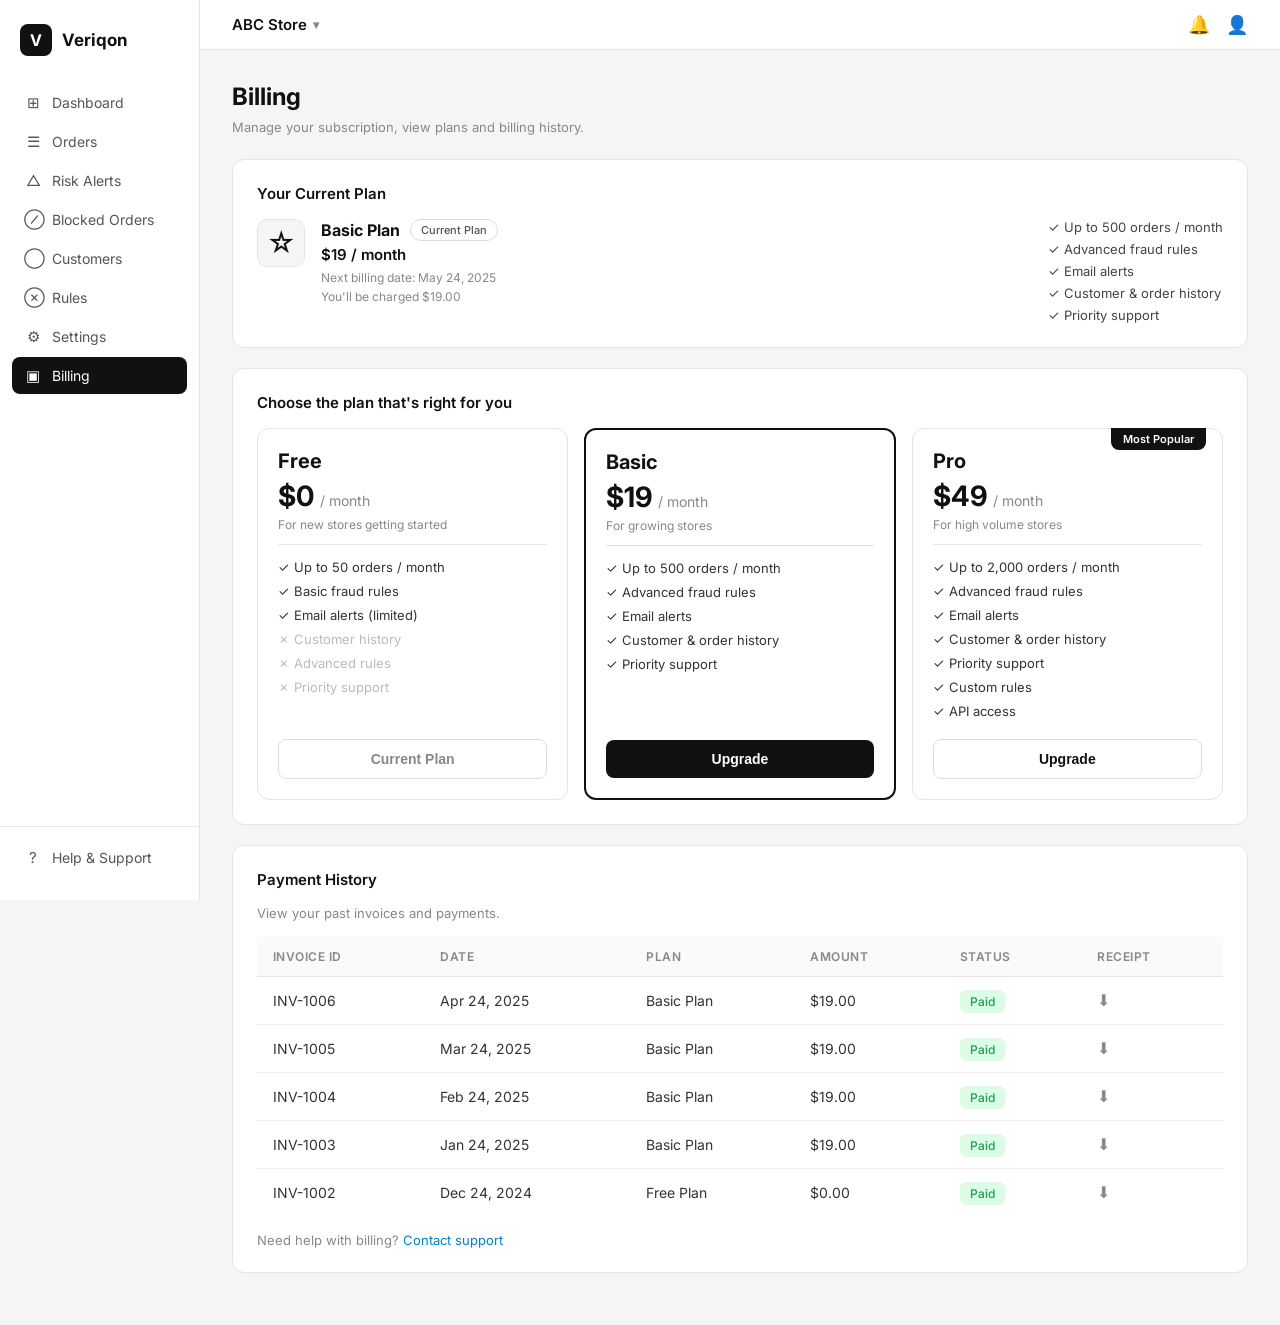
<file: billing.html>
<!DOCTYPE html>
<html lang="en">
<head>
  <meta charset="UTF-8" />
  <meta name="viewport" content="width=device-width, initial-scale=1.0"/>
  <title>Veriqon – Billing</title>
  <link rel="preconnect" href="https://fonts.googleapis.com">
  <link href="https://fonts.googleapis.com/css2?family=Inter:wght@400;500;600;700&display=swap" rel="stylesheet">
  <link rel="stylesheet" href="css/style.css" />
  <link rel="stylesheet" href="css/billing.css" />
</head>
<body>

  <aside class="sidebar">
    <div class="logo">
      <div class="logo-icon">V</div>
      <span>Veriqon</span>
    </div>
    <nav>
      <a href="index.html" class="nav-item"><span class="nav-icon">⊞</span> Dashboard</a>
      <a href="#" class="nav-item"><span class="nav-icon">☰</span> Orders</a>
      <a href="#" class="nav-item"><span class="nav-icon">△</span> Risk Alerts</a>
      <a href="#" class="nav-item"><span class="nav-icon">⊘</span> Blocked Orders</a>
      <a href="#" class="nav-item"><span class="nav-icon">◯</span> Customers</a>
      <a href="#" class="nav-item"><span class="nav-icon">⊗</span> Rules</a>
      <a href="settings.html" class="nav-item"><span class="nav-icon">⚙</span> Settings</a>
      <a href="billing.html" class="nav-item active"><span class="nav-icon">▣</span> Billing</a>
    </nav>
    <div class="sidebar-bottom">
      <a href="#" class="nav-item"><span class="nav-icon">?</span> Help & Support</a>
    </div>
  </aside>

  <div class="main">
    <header class="topbar">
      <div class="store-selector"><span>ABC Store</span><span class="chevron">▾</span></div>
      <div class="topbar-right">
        <span class="notif-icon">🔔</span>
        <span class="notif-icon">👤</span>
      </div>
    </header>

    <div class="content">
      <h1 class="page-title">Billing</h1>
      <p class="page-sub">Manage your subscription, view plans and billing history.</p>

      <!-- CURRENT PLAN -->
      <div class="section-box">
        <h2 class="section-title">Your Current Plan</h2>
        <div class="current-plan-row">
          <div class="current-plan-left">
            <div class="plan-star">☆</div>
            <div>
              <div class="current-plan-name">Basic Plan <span class="current-badge">Current Plan</span></div>
              <div class="current-plan-price">$19 / month</div>
              <div class="current-plan-meta">Next billing date: May 24, 2025</div>
              <div class="current-plan-meta">You'll be charged $19.00</div>
            </div>
          </div>
          <div class="current-plan-features">
            <div class="cf-item">✓ Up to 500 orders / month</div>
            <div class="cf-item">✓ Advanced fraud rules</div>
            <div class="cf-item">✓ Email alerts</div>
            <div class="cf-item">✓ Customer & order history</div>
            <div class="cf-item">✓ Priority support</div>
          </div>
        </div>
      </div>

      <!-- PLANS -->
      <div class="section-box">
        <h2 class="section-title">Choose the plan that's right for you</h2>
        <div class="plans-grid">

          <!-- FREE -->
          <div class="plan-card">
            <div class="plan-name">Free</div>
            <div class="plan-price">$0 <span class="plan-per">/ month</span></div>
            <div class="plan-tagline">For new stores getting started</div>
            <div class="plan-divider"></div>
            <div class="plan-features">
              <div class="pf-item yes">✓ Up to 50 orders / month</div>
              <div class="pf-item yes">✓ Basic fraud rules</div>
              <div class="pf-item yes">✓ Email alerts (limited)</div>
              <div class="pf-item no">✗ Customer history</div>
              <div class="pf-item no">✗ Advanced rules</div>
              <div class="pf-item no">✗ Priority support</div>
            </div>
            <button class="plan-btn current">Current Plan</button>
          </div>

          <!-- BASIC -->
          <div class="plan-card active">
            <div class="plan-name">Basic</div>
            <div class="plan-price">$19 <span class="plan-per">/ month</span></div>
            <div class="plan-tagline">For growing stores</div>
            <div class="plan-divider"></div>
            <div class="plan-features">
              <div class="pf-item yes">✓ Up to 500 orders / month</div>
              <div class="pf-item yes">✓ Advanced fraud rules</div>
              <div class="pf-item yes">✓ Email alerts</div>
              <div class="pf-item yes">✓ Customer & order history</div>
              <div class="pf-item yes">✓ Priority support</div>
            </div>
            <button class="plan-btn upgrade-active">Upgrade</button>
          </div>

          <!-- PRO -->
          <div class="plan-card">
            <div class="plan-badge">Most Popular</div>
            <div class="plan-name">Pro</div>
            <div class="plan-price">$49 <span class="plan-per">/ month</span></div>
            <div class="plan-tagline">For high volume stores</div>
            <div class="plan-divider"></div>
            <div class="plan-features">
              <div class="pf-item yes">✓ Up to 2,000 orders / month</div>
              <div class="pf-item yes">✓ Advanced fraud rules</div>
              <div class="pf-item yes">✓ Email alerts</div>
              <div class="pf-item yes">✓ Customer & order history</div>
              <div class="pf-item yes">✓ Priority support</div>
              <div class="pf-item yes">✓ Custom rules</div>
              <div class="pf-item yes">✓ API access</div>
            </div>
            <button class="plan-btn upgrade">Upgrade</button>
          </div>

        </div>
      </div>

      <!-- PAYMENT HISTORY -->
      <div class="section-box">
        <h2 class="section-title">Payment History</h2>
        <p class="section-desc" style="margin-bottom:16px">View your past invoices and payments.</p>
        <table>
          <thead>
            <tr>
              <th>Invoice ID</th>
              <th>Date</th>
              <th>Plan</th>
              <th>Amount</th>
              <th>Status</th>
              <th>Receipt</th>
            </tr>
          </thead>
          <tbody>
            <tr>
              <td>INV-1006</td><td>Apr 24, 2025</td><td>Basic Plan</td><td>$19.00</td>
              <td><span class="paid-badge">Paid</span></td>
              <td><button class="dl-btn">⬇</button></td>
            </tr>
            <tr>
              <td>INV-1005</td><td>Mar 24, 2025</td><td>Basic Plan</td><td>$19.00</td>
              <td><span class="paid-badge">Paid</span></td>
              <td><button class="dl-btn">⬇</button></td>
            </tr>
            <tr>
              <td>INV-1004</td><td>Feb 24, 2025</td><td>Basic Plan</td><td>$19.00</td>
              <td><span class="paid-badge">Paid</span></td>
              <td><button class="dl-btn">⬇</button></td>
            </tr>
            <tr>
              <td>INV-1003</td><td>Jan 24, 2025</td><td>Basic Plan</td><td>$19.00</td>
              <td><span class="paid-badge">Paid</span></td>
              <td><button class="dl-btn">⬇</button></td>
            </tr>
            <tr>
              <td>INV-1002</td><td>Dec 24, 2024</td><td>Free Plan</td><td>$0.00</td>
              <td><span class="paid-badge">Paid</span></td>
              <td><button class="dl-btn">⬇</button></td>
            </tr>
          </tbody>
        </table>
        <p class="help-text">Need help with billing? <a href="#" class="help-link">Contact support</a></p>
      </div>

    </div>
  </div>
</body>
</html>
</file>
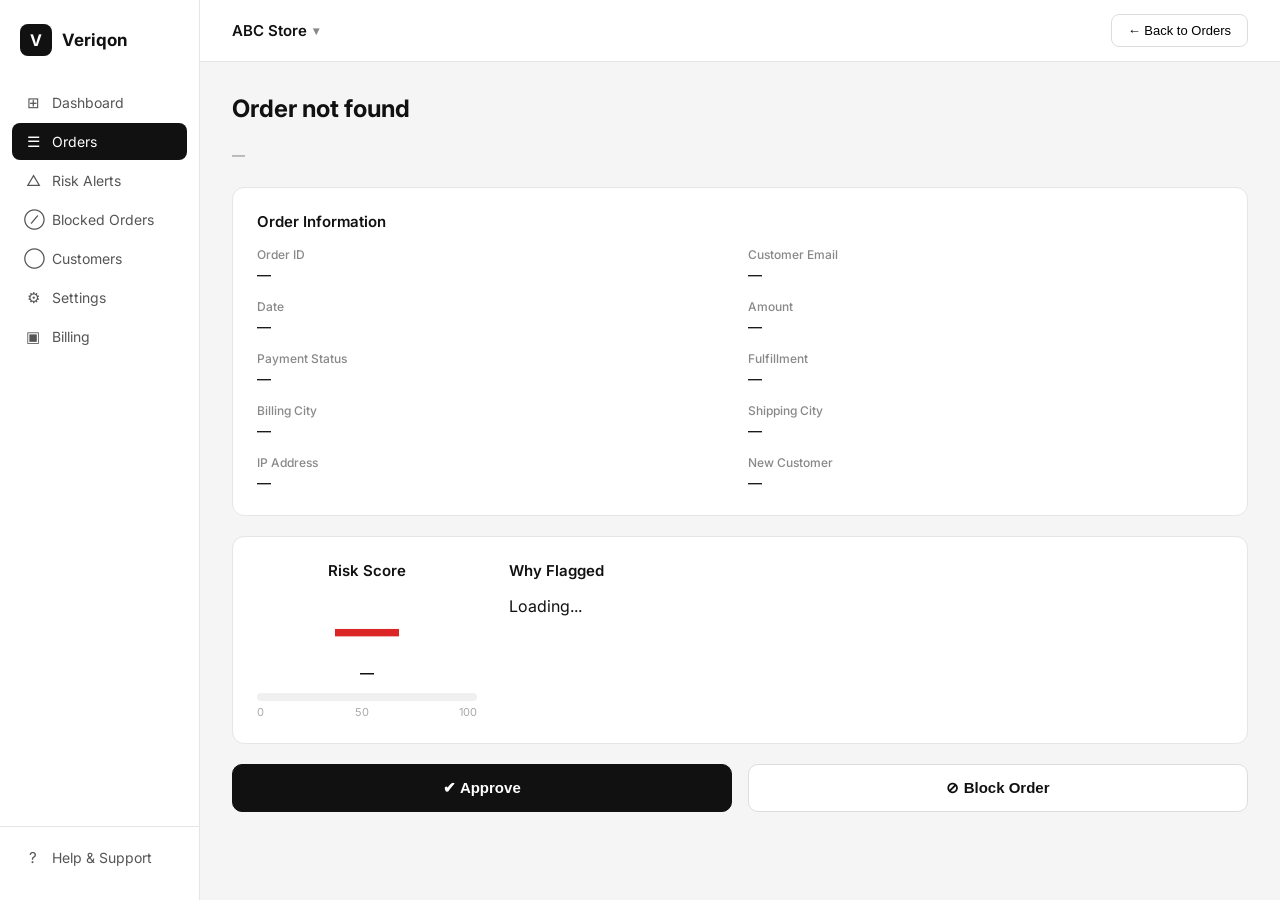
<file: order-detail.html>
<!DOCTYPE html>
<html lang="en">
<head>
  <meta charset="UTF-8" />
  <meta name="viewport" content="width=device-width, initial-scale=1.0"/>
  <title>Veriqon – Order Detail</title>
  <link rel="preconnect" href="https://fonts.googleapis.com">
  <link href="https://fonts.googleapis.com/css2?family=Inter:wght@400;500;600;700&display=swap" rel="stylesheet">
  <link rel="stylesheet" href="css/style.css" />
  <link rel="stylesheet" href="css/order-detail.css" />
</head>
<body>

  <aside class="sidebar">
    <div class="logo">
      <div class="logo-icon">V</div>
      <span>Veriqon</span>
    </div>
    <nav>
      <a href="index.html" class="nav-item"><span class="nav-icon">⊞</span> Dashboard</a>
      <a href="orders.html" class="nav-item active"><span class="nav-icon">☰</span> Orders</a>
      <a href="risk-alerts.html" class="nav-item"><span class="nav-icon">△</span> Risk Alerts</a>
      <a href="blocked-orders.html" class="nav-item"><span class="nav-icon">⊘</span> Blocked Orders</a>
      <a href="customers.html" class="nav-item"><span class="nav-icon">◯</span> Customers</a>
      <a href="settings.html" class="nav-item"><span class="nav-icon">⚙</span> Settings</a>
      <a href="billing.html" class="nav-item"><span class="nav-icon">▣</span> Billing</a>
    </nav>
    <div class="sidebar-bottom">
      <a href="#" class="nav-item"><span class="nav-icon">?</span> Help & Support</a>
    </div>
  </aside>

  <div class="main">
    <header class="topbar">
      <div class="store-selector"><span>ABC Store</span><span class="chevron">▾</span></div>
      <button class="btn-outline" onclick="location.href='orders.html'">← Back to Orders</button>
    </header>

    <div class="content">

      <div class="detail-title-row">
        <h1 class="page-title" id="order-title">Loading... &nbsp;<span id="order-status-badge"></span></h1>
        <p class="order-meta" id="order-meta">—</p>
      </div>

      <!-- ORDER INFO -->
      <div class="section-box">
        <h2 class="section-title">Order Information</h2>
        <div class="info-grid">
          <div class="info-item"><span class="info-label">Order ID</span><span class="info-value" id="d-order-id">—</span></div>
          <div class="info-item"><span class="info-label">Customer Email</span><span class="info-value" id="d-email">—</span></div>
          <div class="info-item"><span class="info-label">Date</span><span class="info-value" id="d-date">—</span></div>
          <div class="info-item"><span class="info-label">Amount</span><span class="info-value" id="d-amount">—</span></div>
          <div class="info-item"><span class="info-label">Payment Status</span><span class="info-value" id="d-payment">—</span></div>
          <div class="info-item"><span class="info-label">Fulfillment</span><span class="info-value" id="d-fulfillment">—</span></div>
          <div class="info-item"><span class="info-label">Billing City</span><span class="info-value" id="d-billing">—</span></div>
          <div class="info-item"><span class="info-label">Shipping City</span><span class="info-value" id="d-shipping">—</span></div>
          <div class="info-item"><span class="info-label">IP Address</span><span class="info-value" id="d-ip">—</span></div>
          <div class="info-item"><span class="info-label">New Customer</span><span class="info-value" id="d-new-customer">—</span></div>
        </div>
      </div>

      <!-- RISK SCORE -->
      <div class="section-box risk-row">
        <div class="risk-left">
          <p class="section-title">Risk Score</p>
          <div class="score-number" id="d-risk-score">—</div>
          <div class="score-label-text" id="d-risk-level">—</div>
          <div class="score-bar"><div class="score-fill" id="d-score-fill" style="width:0%"></div></div>
          <div class="score-range"><span>0</span><span>50</span><span>100</span></div>
        </div>
        <div class="risk-right">
          <p class="section-title">Why Flagged</p>
          <ul class="flag-list" id="d-flags">
            <li>Loading...</li>
          </ul>
        </div>
      </div>

      <!-- ACTION BUTTONS -->
      <div class="action-buttons">
        <button class="btn-approve" id="btn-approve" onclick="approveOrder()">✔ Approve</button>
        <button class="btn-hold" id="btn-block" onclick="blockOrder()">⊘ Block Order</button>
      </div>

    </div>
  </div>

  <script>
    const API = 'https://veriqon-backend.onrender.com';
    const SHOP = 'nbtsd.myshopify.com';

    const urlParams = new URLSearchParams(window.location.search);
    const orderId = urlParams.get('id');

    const flagLabels = {
  'billing_shipping_mismatch': '⚠ Billing & shipping address mismatch',
  'high_value_order': '⚠ High value order',
  'new_customer': 'ℹ New customer account',
  'new_customer_high_value': '⚠ New customer placing high value order',
  'no_phone_number': '⚠ No phone number provided',
  'disposable_email': '⚠ Disposable/temporary email used',
  'bulk_quantity_order': '⚠ Unusually large quantity ordered',
  'missing_billing_address': '⚠ Billing address missing',
  'high_risk_country': '⚠ Shipping to high-risk country',
  'high_value_cod': '⚠ High value Cash on Delivery order'
};

    async function loadOrder() {
      if (!orderId) {
        document.getElementById('order-title').textContent = 'Order not found';
        return;
      }

      try {
        const res = await fetch(`${API}/api/orders/${orderId}?shop=${SHOP}`);
        const order = await res.json();

        // Title
        document.getElementById('order-title').innerHTML =
          `Order #${order.order_number} &nbsp;<span class="status ${order.risk_level === 'high' ? 'flagged' : order.risk_level === 'medium' ? 'review' : 'safe'}">${order.risk_level === 'high' ? 'Flagged' : order.risk_level === 'medium' ? 'Review' : 'Safe'}</span>`;

        document.getElementById('order-meta').textContent =
          new Date(order.created_at).toLocaleString('en-IN');

        // Info
        document.getElementById('d-order-id').textContent = `#${order.order_number}`;
        document.getElementById('d-email').textContent = order.customer_email || '—';
        document.getElementById('d-date').textContent = new Date(order.created_at).toLocaleDateString('en-IN');
        document.getElementById('d-amount').textContent = `₹${Number(order.total_price).toLocaleString('en-IN')}`;
        document.getElementById('d-payment').textContent = order.financial_status || '—';
        document.getElementById('d-fulfillment').textContent = order.fulfillment_status || 'Unfulfilled';
        document.getElementById('d-billing').textContent = `${order.billing_city || '—'}, ${order.billing_country || ''}`;
        document.getElementById('d-shipping').textContent = `${order.shipping_city || '—'}, ${order.shipping_country || ''}`;
        document.getElementById('d-ip').textContent = order.browser_ip || '—';
        document.getElementById('d-new-customer').textContent = order.is_new_customer ? 'Yes' : 'No';

        // Risk
        document.getElementById('d-risk-score').textContent = order.risk_score;
        document.getElementById('d-risk-level').textContent =
          order.risk_level === 'high' ? '🔴 High Risk' :
          order.risk_level === 'medium' ? '🟡 Medium Risk' : '🟢 Low Risk';
        document.getElementById('d-risk-level').className =
          `score-label-text ${order.risk_level}`;
        document.getElementById('d-score-fill').style.width = `${order.risk_score}%`;

        // Flags
        const flagList = document.getElementById('d-flags');
        if (order.flags && order.flags.length > 0) {
          flagList.innerHTML = order.flags.map(f =>
            `<li class="flag-item warn">${flagLabels[f] || f}</li>`
          ).join('');
        } else {
          flagList.innerHTML = '<li class="flag-item">No flags detected</li>';
        }

        // Block button
        if (order.is_blocked) {
          document.getElementById('btn-block').textContent = '✅ Unblock Order';
          document.getElementById('btn-block').onclick = unblockOrder;
        }

      } catch (err) {
        console.error('Error loading order:', err);
      }
    }

    async function blockOrder() {
      try {
        await fetch(`${API}/api/orders/${orderId}/block`, {
          method: 'POST',
          headers: { 'Content-Type': 'application/json' }
        });
        alert('Order blocked!');
        loadOrder();
      } catch (err) {
        alert('Error blocking order');
      }
    }

    async function unblockOrder() {
      try {
        await fetch(`${API}/api/orders/${orderId}/unblock`, {
          method: 'POST',
          headers: { 'Content-Type': 'application/json' }
        });
        alert('Order unblocked!');
        loadOrder();
      } catch (err) {
        alert('Error unblocking order');
      }
    }

    async function approveOrder() {
      alert('Order approved!');
    }

    loadOrder();
  </script>

</body>
</html>
</file>
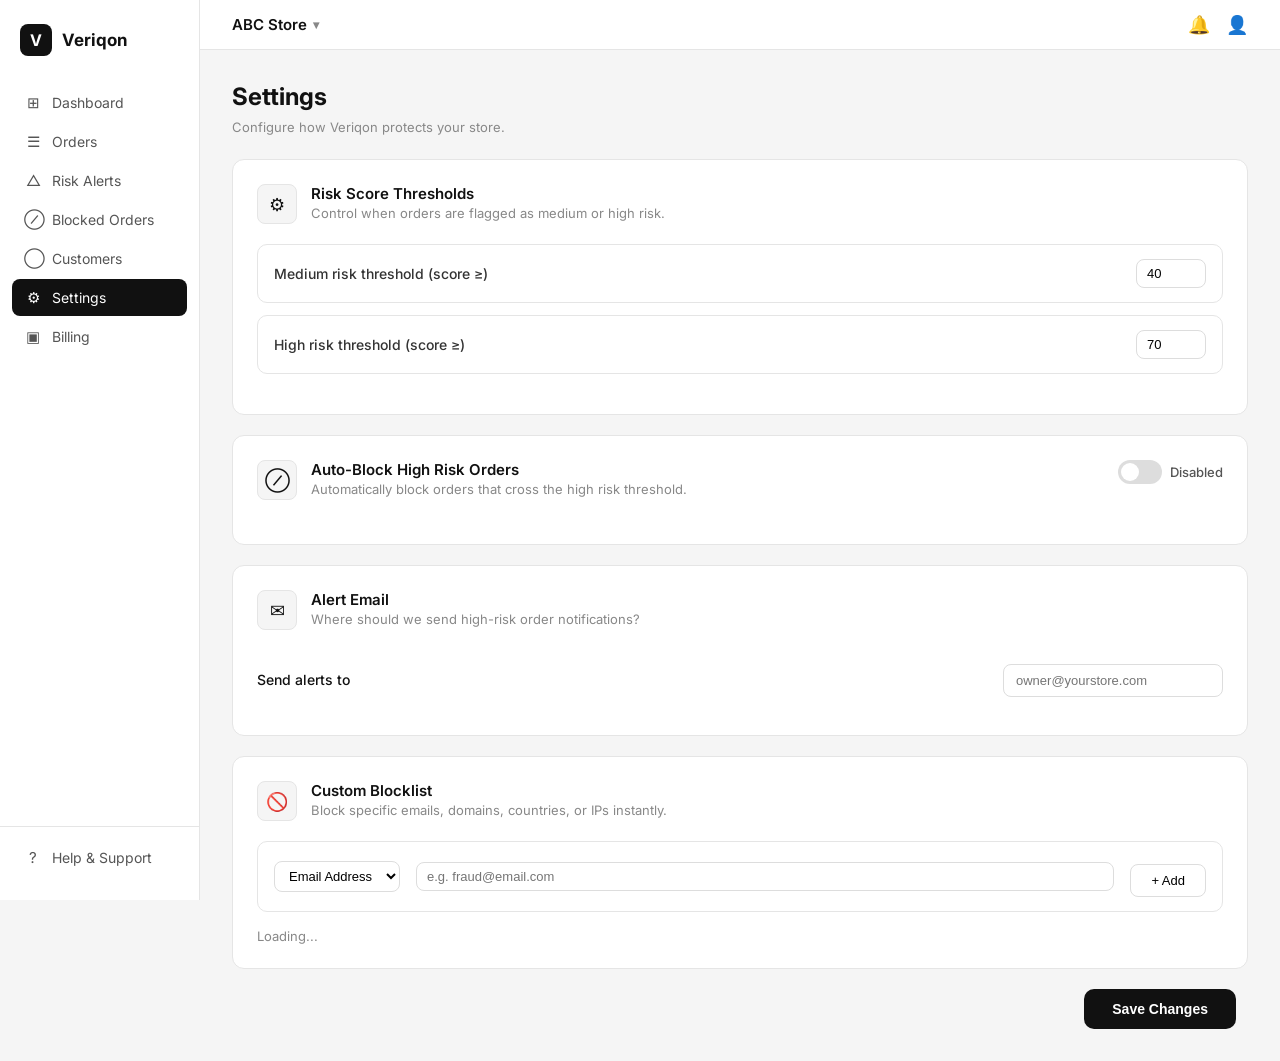
<file: settings.html>
<!DOCTYPE html>
<html lang="en">
<head>
  <meta charset="UTF-8" />
  <meta name="viewport" content="width=device-width, initial-scale=1.0"/>
  <title>Veriqon – Settings</title>
  <link rel="preconnect" href="https://fonts.googleapis.com">
  <link href="https://fonts.googleapis.com/css2?family=Inter:wght@400;500;600;700&display=swap" rel="stylesheet">
  <link rel="stylesheet" href="css/style.css" />
  <link rel="stylesheet" href="css/settings.css" />
</head>
<body>

  <aside class="sidebar">
    <div class="logo">
      <div class="logo-icon">V</div>
      <span>Veriqon</span>
    </div>
    <nav>
      <a href="index.html" class="nav-item"><span class="nav-icon">⊞</span> Dashboard</a>
      <a href="orders.html" class="nav-item"><span class="nav-icon">☰</span> Orders</a>
      <a href="risk-alerts.html" class="nav-item"><span class="nav-icon">△</span> Risk Alerts</a>
      <a href="blocked-orders.html" class="nav-item"><span class="nav-icon">⊘</span> Blocked Orders</a>
      <a href="customers.html" class="nav-item"><span class="nav-icon">◯</span> Customers</a>
      <a href="settings.html" class="nav-item active"><span class="nav-icon">⚙</span> Settings</a>
      <a href="billing.html" class="nav-item"><span class="nav-icon">▣</span> Billing</a>
    </nav>
    <div class="sidebar-bottom">
      <a href="#" class="nav-item"><span class="nav-icon">?</span> Help & Support</a>
    </div>
  </aside>

  <div class="main">
    <header class="topbar">
      <div class="store-selector"><span>ABC Store</span><span class="chevron">▾</span></div>
      <div class="topbar-right">
        <span class="notif-icon">🔔</span>
        <span class="notif-icon">👤</span>
      </div>
    </header>

    <div class="content">
      <h1 class="page-title">Settings</h1>
      <p class="page-sub">Configure how Veriqon protects your store.</p>

      <!-- RISK THRESHOLDS -->
      <div class="section-box">
        <div class="section-head">
          <div class="section-head-left">
            <div class="s-icon">⚙</div>
            <div>
              <div class="section-title">Risk Score Thresholds</div>
              <div class="section-desc">Control when orders are flagged as medium or high risk.</div>
            </div>
          </div>
        </div>

        <div class="rules-list">
          <div class="rule-row">
            <div class="rule-left">
              <span class="rule-text">Medium risk threshold (score ≥)</span>
            </div>
            <div class="rule-right">
              <input class="r-input" type="number" id="medium-threshold" min="0" max="100" value="40" />
            </div>
          </div>
          <div class="rule-row">
            <div class="rule-left">
              <span class="rule-text">High risk threshold (score ≥)</span>
            </div>
            <div class="rule-right">
              <input class="r-input" type="number" id="high-threshold" min="0" max="100" value="70" />
            </div>
          </div>
        </div>
      </div>

      <!-- AUTO BLOCK -->
      <div class="section-box">
        <div class="section-head">
          <div class="section-head-left">
            <div class="s-icon">⊘</div>
            <div>
              <div class="section-title">Auto-Block High Risk Orders</div>
              <div class="section-desc">Automatically block orders that cross the high risk threshold.</div>
            </div>
          </div>
          <div class="toggle-wrap">
            <label class="toggle">
              <input type="checkbox" id="auto-block-toggle" />
              <span class="slider"></span>
            </label>
            <span class="toggle-label" id="auto-block-label">Disabled</span>
          </div>
        </div>
      </div>

      <!-- ALERT EMAIL -->
      <div class="section-box">
        <div class="section-head">
          <div class="section-head-left">
            <div class="s-icon">✉</div>
            <div>
              <div class="section-title">Alert Email</div>
              <div class="section-desc">Where should we send high-risk order notifications?</div>
            </div>
          </div>
        </div>
        <div class="alert-list">
          <div class="alert-row email-row">
            <span class="alert-title">Send alerts to</span>
            <div class="email-input-wrap">
              <input type="email" class="email-input" id="alert-email" placeholder="owner@yourstore.com" />
            </div>
          </div>
        </div>
      </div>

<!-- BLOCKLIST -->
      <div class="section-box">
        <div class="section-head">
          <div class="section-head-left">
            <div class="s-icon">🚫</div>
            <div>
              <div class="section-title">Custom Blocklist</div>
              <div class="section-desc">Block specific emails, domains, countries, or IPs instantly.</div>
            </div>
          </div>
        </div>

        <div class="rule-row" style="margin-bottom:16px;">
          <select id="blocklist-type" class="r-select">
            <option value="email">Email Address</option>
            <option value="domain">Email Domain</option>
            <option value="country">Country</option>
            <option value="ip">IP Address</option>
          </select>
          <input class="r-input" type="text" id="blocklist-value" placeholder="e.g. fraud@email.com" style="flex:1;" />
          <button class="card-btn" style="width:auto;padding:8px 20px;" onclick="addBlocklistItem()">+ Add</button>
        </div>

        <div id="blocklist-items">
          <p style="color:#888;font-size:13px;">Loading...</p>
        </div>
      </div>
      
      <div class="save-bar">
        <button class="btn-save" id="save-btn" onclick="saveSettings()">Save Changes</button>
        <span id="save-status" style="margin-left:12px;font-size:13px;"></span>
      </div>

    </div>
  </div>

  <script>
    const API = 'https://veriqon-backend.onrender.com';
    const SHOP = 'nbtsd.myshopify.com';

    async function loadSettings() {
      try {
        const res = await fetch(`${API}/api/settings?shop=${SHOP}`);
        const settings = await res.json();

        document.getElementById('medium-threshold').value = settings.medium_risk_threshold ?? 40;
        document.getElementById('high-threshold').value = settings.high_risk_threshold ?? 70;
        document.getElementById('auto-block-toggle').checked = settings.auto_block ?? false;
        document.getElementById('auto-block-label').textContent = settings.auto_block ? 'Enabled' : 'Disabled';
        document.getElementById('alert-email').value = settings.alert_email || '';
      } catch (err) {
        console.error('Error loading settings:', err);
      }
    }

    document.getElementById('auto-block-toggle').addEventListener('change', function() {
      document.getElementById('auto-block-label').textContent = this.checked ? 'Enabled' : 'Disabled';
    });

    async function saveSettings() {
      const statusEl = document.getElementById('save-status');
      const mediumThreshold = parseInt(document.getElementById('medium-threshold').value);
      const highThreshold = parseInt(document.getElementById('high-threshold').value);

      if (mediumThreshold >= highThreshold) {
        statusEl.textContent = '⚠ Medium threshold must be less than high threshold';
        statusEl.style.color = '#dc2626';
        return;
      }

      const payload = {
        shop: SHOP,
        medium_risk_threshold: mediumThreshold,
        high_risk_threshold: highThreshold,
        auto_block: document.getElementById('auto-block-toggle').checked,
        alert_email: document.getElementById('alert-email').value
      };

      try {
        statusEl.textContent = 'Saving...';
        statusEl.style.color = '#666';

        const res = await fetch(`${API}/api/settings`, {
          method: 'POST',
          headers: { 'Content-Type': 'application/json' },
          body: JSON.stringify(payload)
        });

        if (!res.ok) throw new Error('Save failed');

        statusEl.textContent = '✅ Settings saved!';
        statusEl.style.color = '#16a34a';
        setTimeout(() => statusEl.textContent = '', 3000);
      } catch (err) {
        statusEl.textContent = '❌ Error saving settings';
        statusEl.style.color = '#dc2626';
      }
    }
const typeLabels = { email: 'Email', domain: 'Domain', country: 'Country', ip: 'IP Address' };

    async function loadBlocklist() {
      try {
        const res = await fetch(`${API}/api/blocklist?shop=${SHOP}`);
        const items = await res.json();
        const container = document.getElementById('blocklist-items');

        if (!items.length) {
          container.innerHTML = '<p style="color:#888;font-size:13px;">No blocklist items yet. Add one above.</p>';
          return;
        }

        container.innerHTML = items.map(item => `
          <div class="rule-row">
            <div class="rule-left">
              <span class="rule-text">${typeLabels[item.type]}: <strong>${item.value}</strong></span>
            </div>
            <div class="rule-right">
              <button class="r-del" onclick="removeBlocklistItem('${item.id}')">🗑</button>
            </div>
          </div>
        `).join('');
      } catch (err) {
        console.error('Error loading blocklist:', err);
      }
    }

    async function addBlocklistItem() {
      const type = document.getElementById('blocklist-type').value;
      const value = document.getElementById('blocklist-value').value.trim();

      if (!value) {
        alert('Please enter a value');
        return;
      }

      try {
        const res = await fetch(`${API}/api/blocklist`, {
          method: 'POST',
          headers: { 'Content-Type': 'application/json' },
          body: JSON.stringify({ shop: SHOP, type, value })
        });

        const result = await res.json();
        if (!res.ok) {
          alert(result.error || 'Error adding item');
          return;
        }

        document.getElementById('blocklist-value').value = '';
        loadBlocklist();
      } catch (err) {
        alert('Error adding to blocklist');
      }
    }

    async function removeBlocklistItem(id) {
      try {
        await fetch(`${API}/api/blocklist/${id}`, { method: 'DELETE' });
        loadBlocklist();
      } catch (err) {
        alert('Error removing item');
      }
    }

    loadSettings();
    loadBlocklist();
  </script>

</body>
</html>
</file>
<file: css/style.css>
* { margin: 0; padding: 0; box-sizing: border-box; }

body {
  font-family: 'Inter', sans-serif;
  background: #f5f5f5;
  color: #111;
  display: flex;
  min-height: 100vh;
}

/* ── SIDEBAR ── */
.sidebar {
  width: 200px;
  min-height: 100vh;
  background: #fff;
  border-right: 1px solid #e5e5e5;
  display: flex;
  flex-direction: column;
  padding: 24px 0;
  position: fixed;
  top: 0; left: 0;
}

.logo {
  display: flex;
  align-items: center;
  gap: 10px;
  padding: 0 20px 28px;
  font-weight: 700;
  font-size: 17px;
}

.logo-icon {
  width: 32px; height: 32px;
  background: #111;
  color: #fff;
  border-radius: 8px;
  display: flex;
  align-items: center;
  justify-content: center;
  font-weight: 700;
  font-size: 16px;
}

nav { flex: 1; display: flex; flex-direction: column; gap: 2px; padding: 0 12px; }

.nav-item {
  display: flex;
  align-items: center;
  gap: 10px;
  padding: 9px 12px;
  border-radius: 8px;
  font-size: 14px;
  color: #555;
  text-decoration: none;
  transition: background 0.15s;
}

.nav-item:hover { background: #f5f5f5; color: #111; }
.nav-item.active { background: #111; color: #fff; }

.nav-icon { font-size: 15px; width: 18px; text-align: center; }

.sidebar-bottom { padding: 12px 12px 0; border-top: 1px solid #e5e5e5; margin-top: 16px; }

/* ── MAIN ── */
.main {
  margin-left: 200px;
  flex: 1;
  display: flex;
  flex-direction: column;
}

/* ── TOPBAR ── */
.topbar {
  background: #fff;
  border-bottom: 1px solid #e5e5e5;
  padding: 14px 32px;
  display: flex;
  align-items: center;
  justify-content: space-between;
  position: sticky;
  top: 0;
  z-index: 10;
}

.store-selector {
  font-weight: 600;
  font-size: 15px;
  display: flex;
  align-items: center;
  gap: 6px;
  cursor: pointer;
}

.chevron { font-size: 12px; color: #888; }

.btn-outline {
  padding: 8px 16px;
  border: 1px solid #ddd;
  border-radius: 8px;
  background: #fff;
  font-size: 13px;
  font-weight: 500;
  cursor: pointer;
  transition: background 0.15s;
}

.btn-outline:hover { background: #f5f5f5; }

/* ── CONTENT ── */
.content { padding: 32px; }

.page-title {
  font-size: 24px;
  font-weight: 700;
  margin-bottom: 24px;
}

/* ── CARDS ── */
.cards {
  display: grid;
  grid-template-columns: repeat(3, 1fr);
  gap: 20px;
  margin-bottom: 28px;
}

.card {
  background: #fff;
  border: 1px solid #e5e5e5;
  border-radius: 12px;
  padding: 24px;
  display: flex;
  flex-direction: column;
  gap: 8px;
}

.card-icon { font-size: 28px; }

.card-label {
  font-size: 13px;
  color: #666;
  font-weight: 500;
}

.card-value {
  font-size: 32px;
  font-weight: 700;
  color: #111;
}

.card-btn {
  margin-top: 8px;
  padding: 8px 0;
  border: 1px solid #ddd;
  border-radius: 8px;
  background: #fff;
  font-size: 13px;
  font-weight: 500;
  cursor: pointer;
  width: 100%;
  transition: background 0.15s;
}

.card-btn:hover { background: #f5f5f5; }

/* ── TABLE BOX ── */
.table-box {
  background: #fff;
  border: 1px solid #e5e5e5;
  border-radius: 12px;
  overflow: hidden;
}

.table-header {
  display: flex;
  justify-content: space-between;
  align-items: center;
  padding: 20px 24px;
  border-bottom: 1px solid #e5e5e5;
}

.table-title { font-size: 16px; font-weight: 600; }

table { width: 100%; border-collapse: collapse; }

thead tr { background: #fafafa; }

th {
  padding: 12px 16px;
  text-align: left;
  font-size: 12px;
  font-weight: 600;
  color: #888;
  text-transform: uppercase;
  letter-spacing: 0.04em;
  border-bottom: 1px solid #e5e5e5;
}

td {
  padding: 14px 16px;
  font-size: 14px;
  color: #333;
  border-bottom: 1px solid #f0f0f0;
}

tr:last-child td { border-bottom: none; }
tr:hover td { background: #fafafa; }

/* ── BADGES ── */
.badge {
  padding: 4px 10px;
  border-radius: 20px;
  font-size: 12px;
  font-weight: 600;
}

.badge.high { background: #fee2e2; color: #dc2626; }
.badge.medium { background: #fef3c7; color: #d97706; }
.badge.low { background: #dcfce7; color: #16a34a; }

/* ── STATUS ── */
.status {
  padding: 4px 10px;
  border-radius: 6px;
  font-size: 12px;
  font-weight: 500;
}

.status.flagged { background: #fee2e2; color: #dc2626; }
.status.review { background: #fef3c7; color: #d97706; }
.status.safe { background: #dcfce7; color: #16a34a; }

/* ── VIEW BUTTON ── */
.btn-view {
  padding: 6px 14px;
  border: 1px solid #ddd;
  border-radius: 6px;
  background: #fff;
  font-size: 13px;
  cursor: pointer;
  transition: background 0.15s;
}
</file>
<file: css/billing.css>
/* ── BILLING ── */

.page-sub {
  font-size: 13px;
  color: #888;
  margin-top: -16px;
  margin-bottom: 24px;
}

.section-box {
  background: #fff;
  border: 1px solid #e5e5e5;
  border-radius: 12px;
  padding: 24px;
  margin-bottom: 20px;
}

.section-title {
  font-size: 15px;
  font-weight: 600;
  color: #111;
  margin-bottom: 16px;
}

.section-desc { font-size: 13px; color: #888; }

/* CURRENT PLAN */
.current-plan-row {
  display: flex;
  justify-content: space-between;
  align-items: flex-start;
  gap: 32px;
}

.current-plan-left {
  display: flex;
  align-items: flex-start;
  gap: 16px;
}

.plan-star {
  font-size: 28px;
  width: 48px; height: 48px;
  background: #f5f5f5;
  border: 1px solid #e5e5e5;
  border-radius: 10px;
  display: flex;
  align-items: center;
  justify-content: center;
  flex-shrink: 0;
}

.current-plan-name {
  font-size: 16px;
  font-weight: 700;
  color: #111;
  display: flex;
  align-items: center;
  gap: 10px;
  margin-bottom: 4px;
}

.current-badge {
  font-size: 11px;
  font-weight: 500;
  padding: 3px 10px;
  border: 1px solid #ddd;
  border-radius: 99px;
  color: #555;
}

.current-plan-price {
  font-size: 15px;
  font-weight: 600;
  color: #111;
  margin-bottom: 4px;
}

.current-plan-meta {
  font-size: 12px;
  color: #888;
  line-height: 1.6;
}

.current-plan-features {
  display: flex;
  flex-direction: column;
  gap: 6px;
}

.cf-item {
  font-size: 13px;
  color: #444;
}

/* PLANS GRID */
.plans-grid {
  display: grid;
  grid-template-columns: repeat(3, 1fr);
  gap: 16px;
}

.plan-card {
  border: 1px solid #e5e5e5;
  border-radius: 12px;
  padding: 20px;
  position: relative;
  display: flex;
  flex-direction: column;
}

.plan-card.active {
  border-color: #111;
  border-width: 2px;
}

.plan-badge {
  position: absolute;
  top: -1px; right: 16px;
  background: #111;
  color: #fff;
  font-size: 11px;
  font-weight: 600;
  padding: 4px 12px;
  border-radius: 0 0 8px 8px;
}

.plan-name {
  font-size: 20px;
  font-weight: 700;
  color: #111;
  margin-bottom: 6px;
}

.plan-price {
  font-size: 28px;
  font-weight: 700;
  color: #111;
  margin-bottom: 4px;
}

.plan-per {
  font-size: 14px;
  font-weight: 400;
  color: #888;
}

.plan-tagline {
  font-size: 12px;
  color: #888;
  margin-bottom: 12px;
}

.plan-divider {
  height: 1px;
  background: #e5e5e5;
  margin-bottom: 14px;
}

.plan-features {
  flex: 1;
  display: flex;
  flex-direction: column;
  gap: 8px;
  margin-bottom: 20px;
}

.pf-item {
  font-size: 13px;
}

.pf-item.yes { color: #333; }
.pf-item.no { color: #bbb; }

.plan-btn {
  width: 100%;
  padding: 11px;
  border-radius: 8px;
  font-size: 14px;
  font-weight: 600;
  cursor: pointer;
  transition: background 0.15s;
}

.plan-btn.current {
  border: 1.5px solid #ddd;
  background: #fff;
  color: #888;
  cursor: default;
}

.plan-btn.upgrade-active {
  border: none;
  background: #111;
  color: #fff;
}

.plan-btn.upgrade-active:hover { background: #333; }

.plan-btn.upgrade {
  border: 1.5px solid #ddd;
  background: #fff;
  color: #111;
}

.plan-btn.upgrade:hover { background: #f5f5f5; }

/* PAYMENT HISTORY */
.paid-badge {
  padding: 4px 10px;
  background: #dcfce7;
  color: #16a34a;
  border-radius: 6px;
  font-size: 12px;
  font-weight: 500;
}

.dl-btn {
  background: none;
  border: none;
  cursor: pointer;
  font-size: 16px;
  color: #888;
}

.dl-btn:hover { color: #111; }

.help-text {
  font-size: 13px;
  color: #888;
  margin-top: 16px;
}

.help-link {
  color: #0284c7;
  text-decoration: none;
}

.help-link:hover { text-decoration: underline; }

/* TOPBAR RIGHT */
.topbar-right { display: flex; align-items: center; gap: 16px; }
.notif-icon { font-size: 18px; cursor: pointer; }
</file>
<file: css/order-detail.css>
/* ── ORDER DETAIL ── */

.detail-title-row { margin-bottom: 24px; }
.detail-title-row .page-title { display: flex; align-items: center; gap: 12px; }
.order-meta { font-size: 13px; color: #888; margin-top: 6px; }

.section-box {
  background: #fff;
  border: 1px solid #e5e5e5;
  border-radius: 12px;
  padding: 24px;
  margin-bottom: 20px;
}

.section-title {
  font-size: 15px;
  font-weight: 600;
  color: #111;
  margin-bottom: 16px;
}

/* INFO GRID */
.info-grid {
  display: grid;
  grid-template-columns: 1fr 1fr;
  gap: 16px;
}

.info-item {
  display: flex;
  flex-direction: column;
  gap: 4px;
}

.info-label {
  font-size: 12px;
  color: #888;
  font-weight: 500;
}

.info-value {
  font-size: 14px;
  color: #111;
  font-weight: 500;
}

/* RISK ROW */
.risk-row {
  display: grid;
  grid-template-columns: 220px 1fr;
  gap: 32px;
  align-items: start;
}

.risk-left { text-align: center; }

.score-number {
  font-size: 64px;
  font-weight: 700;
  color: #dc2626;
  line-height: 1;
  margin: 8px 0 4px;
}

.score-label-text {
  font-size: 14px;
  font-weight: 600;
  margin-bottom: 12px;
}

.score-label-text.high { color: #dc2626; }

.score-bar {
  height: 8px;
  background: #f0f0f0;
  border-radius: 99px;
  overflow: hidden;
  margin-bottom: 4px;
}

.score-fill {
  height: 100%;
  background: linear-gradient(90deg, #16a34a, #d97706, #dc2626);
  border-radius: 99px;
}

.score-range {
  display: flex;
  justify-content: space-between;
  font-size: 11px;
  color: #aaa;
}

/* WHY FLAGGED */
.flag-list {
  list-style: none;
  display: flex;
  flex-direction: column;
  gap: 0;
}

.flag-item {
  display: flex;
  align-items: center;
  gap: 10px;
  padding: 12px 0;
  font-size: 14px;
  border-bottom: 1px solid #f0f0f0;
}

.flag-item:last-child { border-bottom: none; }

.flag-icon {
  width: 24px;
  height: 24px;
  border-radius: 50%;
  display: flex;
  align-items: center;
  justify-content: center;
  font-size: 12px;
  flex-shrink: 0;
}

.flag-item.warn .flag-icon {
  background: #fee2e2;
  color: #dc2626;
}

.flag-item.info .flag-icon {
  background: #e0f2fe;
  color: #0284c7;
}

.flag-item.warn { color: #333; }
.flag-item.info { color: #555; }

/* HISTORY CARDS */
.history-cards {
  display: grid;
  grid-template-columns: repeat(4, 1fr);
  gap: 16px;
  margin-bottom: 8px;
}

.h-card {
  border: 1px solid #e5e5e5;
  border-radius: 10px;
  padding: 16px;
}

.h-label {
  font-size: 12px;
  color: #888;
  margin-bottom: 6px;
}

.h-value {
  font-size: 18px;
  font-weight: 700;
  color: #111;
}

/* ACTION BUTTONS */
.action-buttons {
  display: grid;
  grid-template-columns: 1fr 1fr;
  gap: 16px;
  margin-top: 8px;
}

.btn-approve {
  padding: 14px;
  border: 1.5px solid #111;
  border-radius: 10px;
  background: #111;
  color: #fff;
  font-size: 15px;
  font-weight: 600;
  cursor: pointer;
  transition: background 0.15s;
}

.btn-approve:hover { background: #333; }

.btn-hold {
  padding: 14px;
  border: 1.5px solid #ddd;
  border-radius: 10px;
  background: #fff;
  color: #111;
  font-size: 15px;
  font-weight: 600;
  cursor: pointer;
  transition: background 0.15s;
}

.btn-hold:hover { background: #f5f5f5; }
</file>
<file: css/settings.css>
/* ── SETTINGS ── */

.page-sub {
  font-size: 13px;
  color: #888;
  margin-top: -16px;
  margin-bottom: 24px;
}

.section-box {
  background: #fff;
  border: 1px solid #e5e5e5;
  border-radius: 12px;
  padding: 24px;
  margin-bottom: 20px;
}

.section-head {
  display: flex;
  justify-content: space-between;
  align-items: flex-start;
  margin-bottom: 20px;
}

.section-head-left {
  display: flex;
  align-items: flex-start;
  gap: 14px;
}

.s-icon {
  width: 40px; height: 40px;
  background: #f5f5f5;
  border: 1px solid #e5e5e5;
  border-radius: 8px;
  display: flex;
  align-items: center;
  justify-content: center;
  font-size: 18px;
  flex-shrink: 0;
}

.section-title { font-size: 15px; font-weight: 600; color: #111; margin-bottom: 2px; }
.section-desc { font-size: 13px; color: #888; }

.toggle-wrap { display: flex; align-items: center; gap: 8px; }
.toggle-label { font-size: 13px; color: #555; font-weight: 500; }

/* TOGGLE SWITCH */
.toggle { position: relative; display: inline-block; width: 44px; height: 24px; }
.toggle input { opacity: 0; width: 0; height: 0; }
.slider {
  position: absolute; inset: 0;
  background: #ddd;
  border-radius: 99px;
  cursor: pointer;
  transition: 0.2s;
}
.slider::before {
  content: '';
  position: absolute;
  width: 18px; height: 18px;
  left: 3px; top: 3px;
  background: #fff;
  border-radius: 50%;
  transition: 0.2s;
}
.toggle input:checked + .slider { background: #111; }
.toggle input:checked + .slider::before { transform: translateX(20px); }

/* RULES LIST */
.rules-list { display: flex; flex-direction: column; gap: 12px; margin-bottom: 16px; }

.rule-row {
  display: flex;
  justify-content: space-between;
  align-items: center;
  padding: 14px 16px;
  border: 1px solid #e5e5e5;
  border-radius: 10px;
  gap: 16px;
}

.rule-left { display: flex; align-items: center; gap: 12px; }
.r-icon { font-size: 16px; }
.rule-text { font-size: 14px; color: #333; font-weight: 500; }

.rule-right { display: flex; align-items: center; gap: 10px; }

.r-select {
  padding: 6px 10px;
  border: 1px solid #ddd;
  border-radius: 8px;
  font-size: 13px;
  background: #fff;
  cursor: pointer;
}

.r-select.wide { min-width: 180px; }

.r-input {
  width: 70px;
  padding: 6px 10px;
  border: 1px solid #ddd;
  border-radius: 8px;
  font-size: 13px;
}

.r-tag {
  padding: 6px 12px;
  border: 1px solid #ddd;
  border-radius: 8px;
  background: #fff;
  font-size: 13px;
  cursor: pointer;
}

.r-del {
  background: none;
  border: none;
  cursor: pointer;
  font-size: 15px;
  color: #aaa;
  padding: 4px;
}

.r-del:hover { color: #dc2626; }

.add-rule-btn {
  width: 100%;
  padding: 12px;
  border: 1.5px dashed #ddd;
  border-radius: 10px;
  background: #fff;
  font-size: 14px;
  color: #555;
  cursor: pointer;
  transition: background 0.15s;
}

.add-rule-btn:hover { background: #f5f5f5; }

/* ALERT LIST */
.alert-list { display: flex; flex-direction: column; }

.alert-row {
  display: flex;
  justify-content: space-between;
  align-items: center;
  padding: 14px 0;
  border-bottom: 1px solid #f0f0f0;
  gap: 16px;
}

.alert-row:last-child { border-bottom: none; }

.alert-title { font-size: 14px; font-weight: 500; color: #111; margin-bottom: 2px; }
.alert-desc { font-size: 12px; color: #888; }

.checkbox {
  width: 18px; height: 18px;
  cursor: pointer;
  flex-shrink: 0;
  accent-color: #111;
}

.email-row { align-items: center; }

.email-input-wrap { display: flex; align-items: center; gap: 8px; }

.email-input {
  padding: 8px 12px;
  border: 1px solid #ddd;
  border-radius: 8px;
  font-size: 13px;
  min-width: 220px;
}

.edit-btn {
  background: none;
  border: none;
  cursor: pointer;
  font-size: 15px;
  color: #888;
}

.edit-btn:hover { color: #111; }

/* RETURN LIST */
.return-list { display: flex; flex-direction: column; }

.return-row {
  display: flex;
  justify-content: space-between;
  align-items: center;
  padding: 14px 0;
  border-bottom: 1px solid #f0f0f0;
  gap: 16px;
}

.return-row:last-child { border-bottom: none; }

/* SAVE BAR */
.save-bar { display: flex; justify-content: flex-end; margin-top: 8px; }

.btn-save {
  padding: 12px 28px;
  background: #111;
  color: #fff;
  border: none;
  border-radius: 10px;
  font-size: 14px;
  font-weight: 600;
  cursor: pointer;
  transition: background 0.15s;
}

.btn-save:hover { background: #333; }

/* TOPBAR RIGHT ICONS */
.topbar-right { display: flex; align-items: center; gap: 16px; }
.notif-icon { font-size: 18px; cursor: pointer; }
</file>
